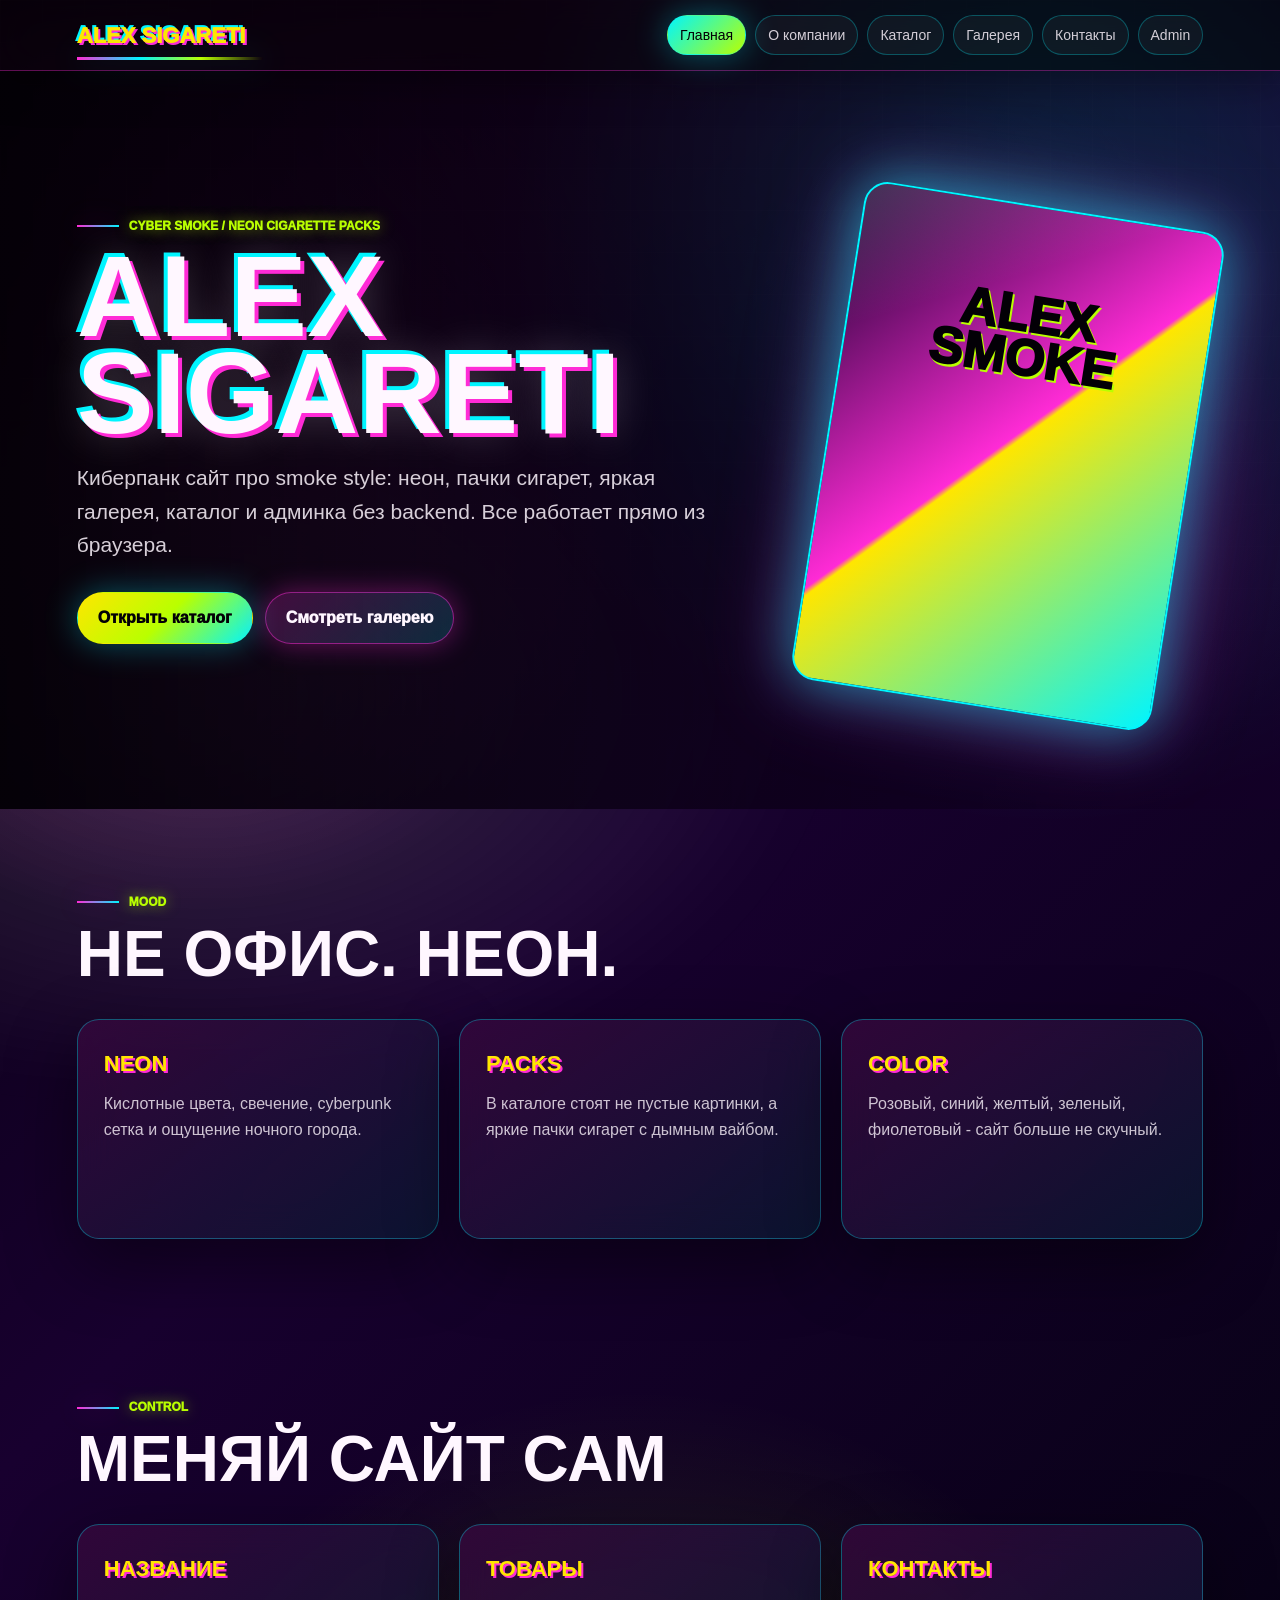
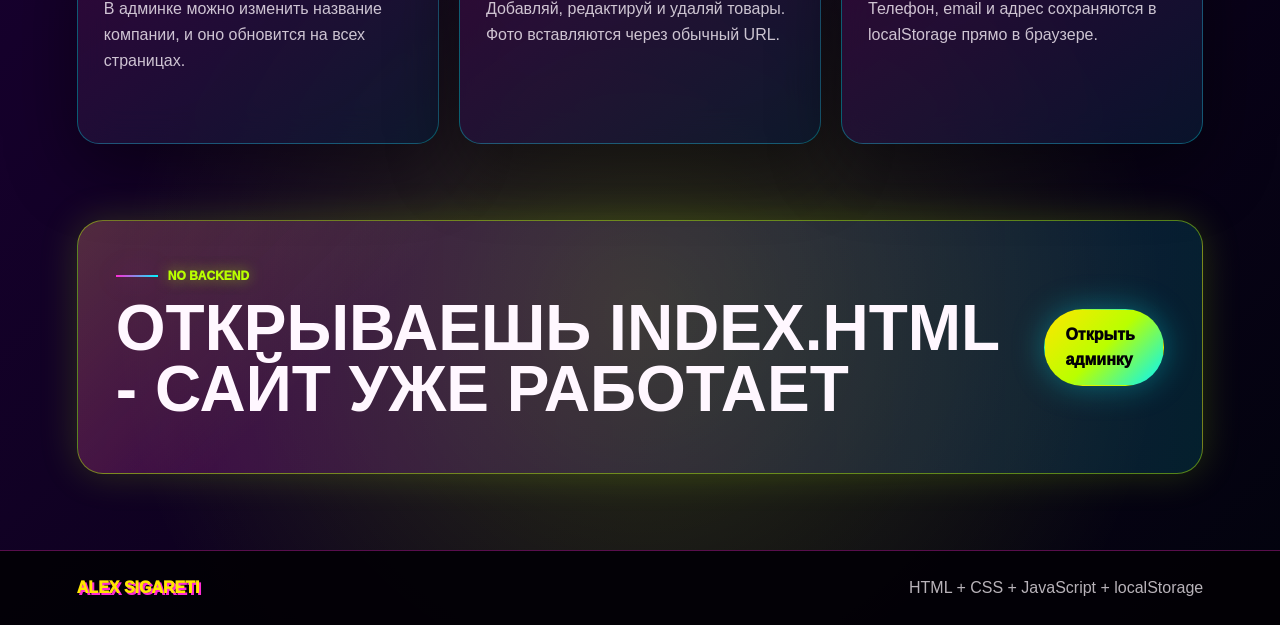
<file: index.html>
<!DOCTYPE html>
<html lang="ru">
<head>
  <meta charset="UTF-8">
  <meta name="viewport" content="width=device-width, initial-scale=1.0">
  <title>Alex Sigareti | Cyber Smoke</title>
  <link rel="stylesheet" href="style.css">
</head>
<body>
  <header class="site-header">
    <a class="brand" href="index.html" data-company-name>Alex Sigareti</a>
    <nav class="nav">
      <a class="active" href="index.html">Главная</a>
      <a href="about.html">О компании</a>
      <a href="catalog.html">Каталог</a>
      <a href="gallery.html">Галерея</a>
      <a href="contacts.html">Контакты</a>
      <a href="admin.html">Admin</a>
    </nav>
  </header>

  <main>
    <section class="hero">
      <div class="hero-content">
        <p class="eyebrow">Cyber smoke / neon cigarette packs</p>
        <h1 data-company-name>Alex Sigareti</h1>
        <p class="hero-text" data-home-text>
          Киберпанк сайт про smoke style: неон, пачки сигарет, яркая галерея, каталог и админка без backend. Все работает прямо из браузера.
        </p>
        <div class="hero-actions">
          <a class="btn primary" href="catalog.html">Открыть каталог</a>
          <a class="btn secondary" href="gallery.html">Смотреть галерею</a>
        </div>
      </div>
    </section>

    <section class="section">
      <div class="section-title">
        <p class="eyebrow">Mood</p>
        <h2>Не офис. Неон.</h2>
      </div>
      <div class="feature-grid">
        <article class="feature">
          <h3>Neon</h3>
          <p>Кислотные цвета, свечение, cyberpunk сетка и ощущение ночного города.</p>
        </article>
        <article class="feature">
          <h3>Packs</h3>
          <p>В каталоге стоят не пустые картинки, а яркие пачки сигарет с дымным вайбом.</p>
        </article>
        <article class="feature">
          <h3>Color</h3>
          <p>Розовый, синий, желтый, зеленый, фиолетовый - сайт больше не скучный.</p>
        </article>
      </div>
    </section>

    <section class="section">
      <div class="section-title">
        <p class="eyebrow">Control</p>
        <h2>Меняй сайт сам</h2>
      </div>
      <div class="feature-grid">
        <article class="feature">
          <h3>Название</h3>
          <p>В админке можно изменить название компании, и оно обновится на всех страницах.</p>
        </article>
        <article class="feature">
          <h3>Товары</h3>
          <p>Добавляй, редактируй и удаляй товары. Фото вставляются через обычный URL.</p>
        </article>
        <article class="feature">
          <h3>Контакты</h3>
          <p>Телефон, email и адрес сохраняются в localStorage прямо в браузере.</p>
        </article>
      </div>
    </section>

    <section class="dark-band">
      <div>
        <p class="eyebrow">No backend</p>
        <h2>Открываешь index.html - сайт уже работает</h2>
      </div>
      <a class="btn primary" href="admin.html">Открыть админку</a>
    </section>
  </main>

  <footer class="footer">
    <span data-company-name>Alex Sigareti</span>
    <span>HTML + CSS + JavaScript + localStorage</span>
  </footer>

  <script src="app.js"></script>
</body>
</html>
</file>
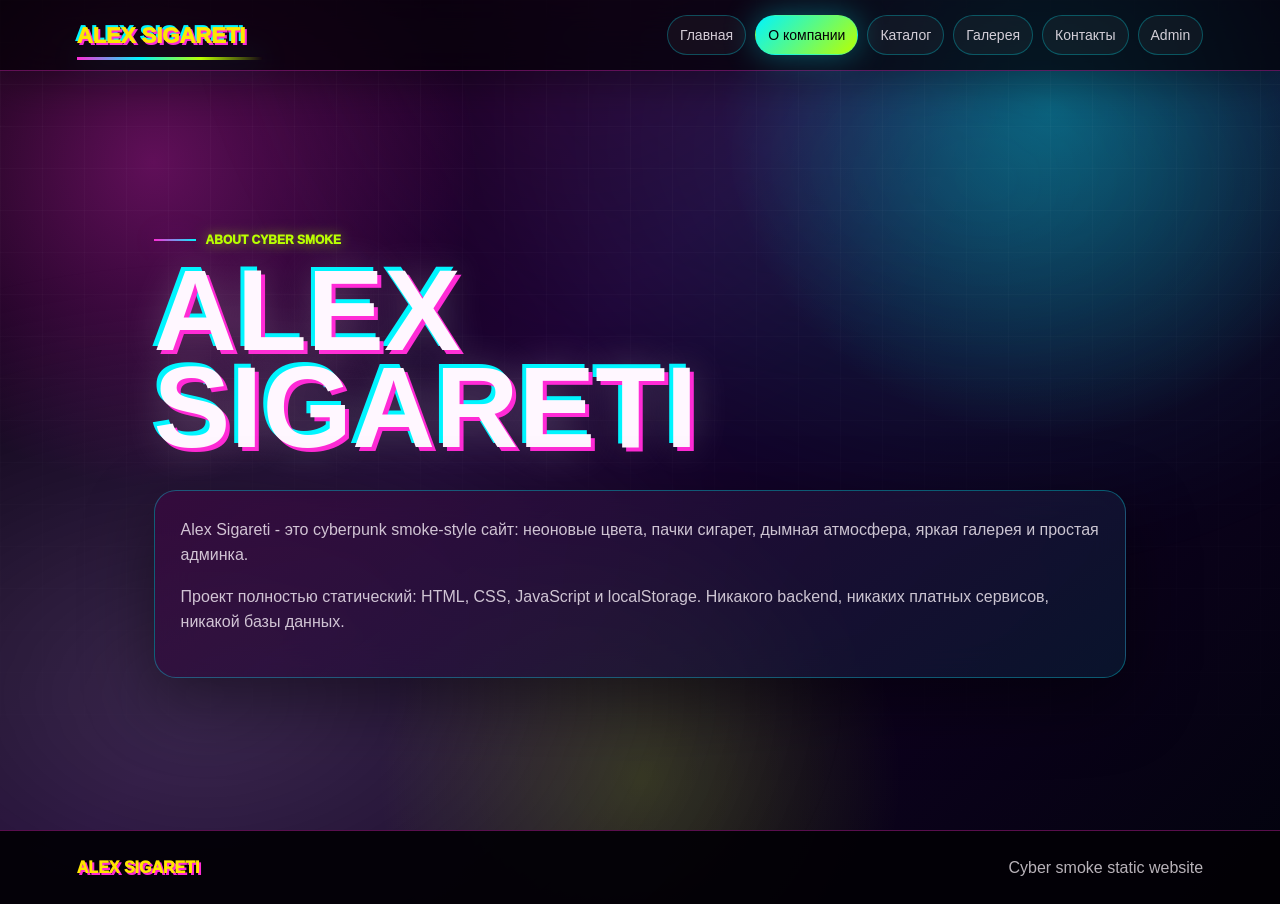
<file: about.html>
<!DOCTYPE html>
<html lang="ru">
<head>
  <meta charset="UTF-8">
  <meta name="viewport" content="width=device-width, initial-scale=1.0">
  <title>Alex Sigareti | О компании</title>
  <link rel="stylesheet" href="style.css">
</head>
<body>
  <header class="site-header">
    <a class="brand" href="index.html" data-company-name>Alex Sigareti</a>
    <nav class="nav">
      <a href="index.html">Главная</a>
      <a class="active" href="about.html">О компании</a>
      <a href="catalog.html">Каталог</a>
      <a href="gallery.html">Галерея</a>
      <a href="contacts.html">Контакты</a>
      <a href="admin.html">Admin</a>
    </nav>
  </header>

  <main class="page">
    <section class="section">
      <div class="section-title">
        <p class="eyebrow">About cyber smoke</p>
        <h1 data-company-name>Alex Sigareti</h1>
      </div>
      <div class="text-panel">
        <p>
          Alex Sigareti - это cyberpunk smoke-style сайт: неоновые цвета, пачки сигарет,
          дымная атмосфера, яркая галерея и простая админка.
        </p>
        <p>
          Проект полностью статический: HTML, CSS, JavaScript и localStorage. Никакого
          backend, никаких платных сервисов, никакой базы данных.
        </p>
      </div>
    </section>
  </main>

  <footer class="footer">
    <span data-company-name>Alex Sigareti</span>
    <span>Cyber smoke static website</span>
  </footer>

  <script src="app.js"></script>
</body>
</html>
</file>
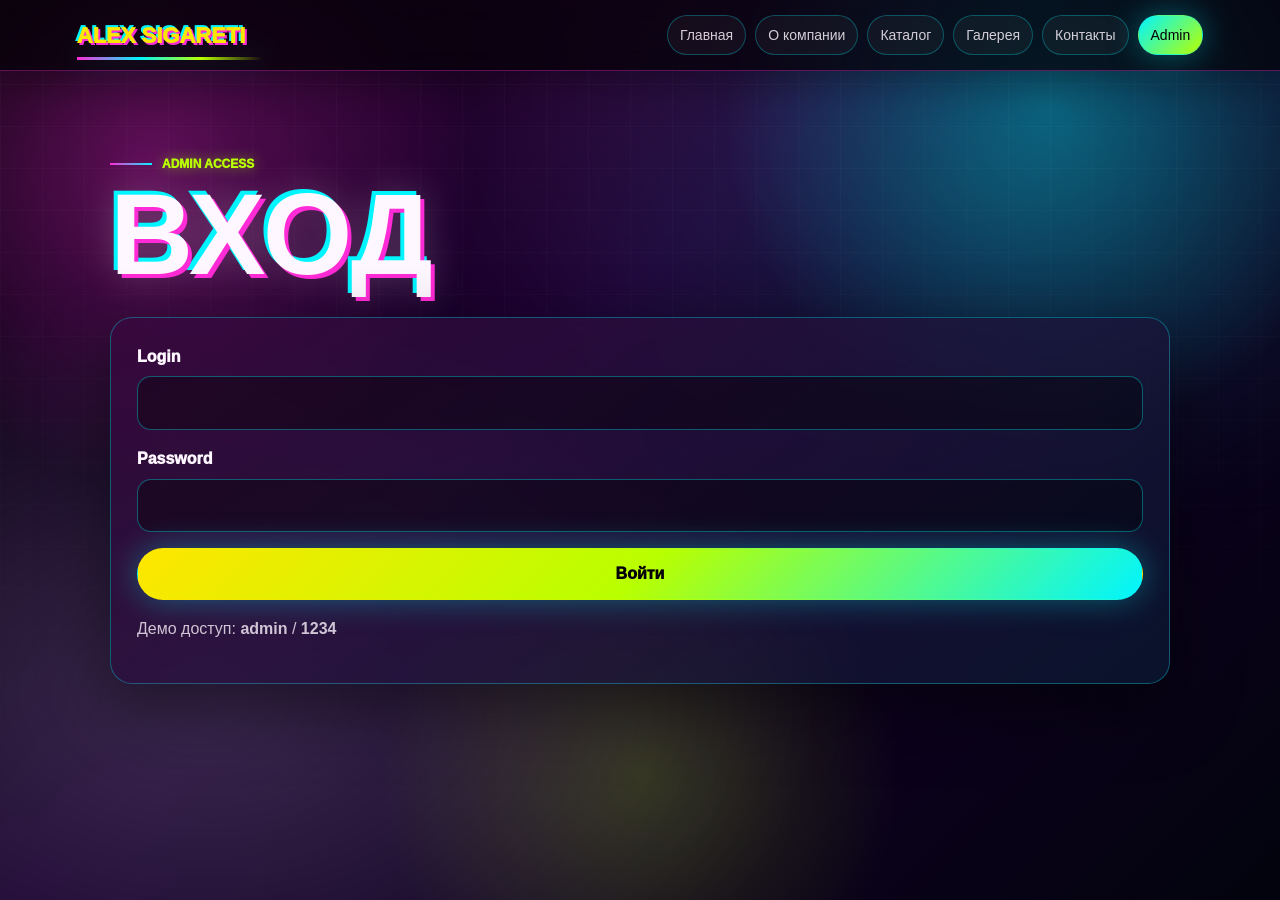
<file: admin.html>
<!DOCTYPE html>
<html lang="ru">
<head>
  <meta charset="UTF-8">
  <meta name="viewport" content="width=device-width, initial-scale=1.0">
  <title>Alex Sigareti | Admin</title>
  <link rel="stylesheet" href="style.css">
</head>
<body>
  <header class="site-header">
    <a class="brand" href="index.html" data-company-name>Alex Sigareti</a>
    <nav class="nav">
      <a href="index.html">Главная</a>
      <a href="about.html">О компании</a>
      <a href="catalog.html">Каталог</a>
      <a href="gallery.html">Галерея</a>
      <a href="contacts.html">Контакты</a>
      <a class="active" href="admin.html">Admin</a>
    </nav>
  </header>

  <main class="page admin-page">
    <section class="admin-login" id="loginBox">
      <div class="section-title">
        <p class="eyebrow">Admin access</p>
        <h1>Вход</h1>
      </div>
      <form class="admin-form" id="loginForm">
        <label>
          Login
          <input type="text" id="login" autocomplete="username" required>
        </label>
        <label>
          Password
          <input type="password" id="password" autocomplete="current-password" required>
        </label>
        <button class="btn primary" type="submit">Войти</button>
        <p class="form-note">Демо доступ: <strong>admin</strong> / <strong>1234</strong></p>
      </form>
    </section>

    <section class="admin-dashboard hidden" id="adminBox">
      <div class="admin-top">
        <div>
        <p class="eyebrow">Cyber control room</p>
          <h1>Управление сайтом</h1>
        </div>
        <button class="btn secondary" id="logoutBtn" type="button">Выйти</button>
      </div>

      <form class="admin-form" id="settingsForm">
        <h2>Основная информация</h2>
        <label>
          Название компании
          <input type="text" id="companyName" required>
        </label>
        <label>
          Текст на главной
          <textarea id="homeText" rows="5" required></textarea>
        </label>

        <h2>Контакты</h2>
        <label>
          Телефон
          <input type="text" id="phone" required>
        </label>
        <label>
          Email
          <input type="email" id="email" required>
        </label>
        <label>
          Адрес
          <input type="text" id="address" required>
        </label>
        <button class="btn primary" type="submit">Сохранить настройки</button>
      </form>

      <form class="admin-form" id="productForm">
        <h2 id="productFormTitle">Добавить товар</h2>
        <input type="hidden" id="productId">
        <label>
          Название товара
          <input type="text" id="productName" required>
        </label>
        <label>
          Описание
          <textarea id="productDescription" rows="3" required></textarea>
        </label>
        <label>
          Цена
          <input type="text" id="productPrice" required>
        </label>
        <label>
          Фото URL
          <input type="url" id="productImage" required>
        </label>
        <div class="button-row">
          <button class="btn primary" type="submit">Сохранить товар</button>
          <button class="btn secondary" id="cancelEditBtn" type="button">Очистить</button>
        </div>
      </form>

      <div class="admin-list" id="adminProductList"></div>
    </section>
  </main>

  <script src="app.js"></script>
  <script src="admin.js"></script>
</body>
</html>
</file>
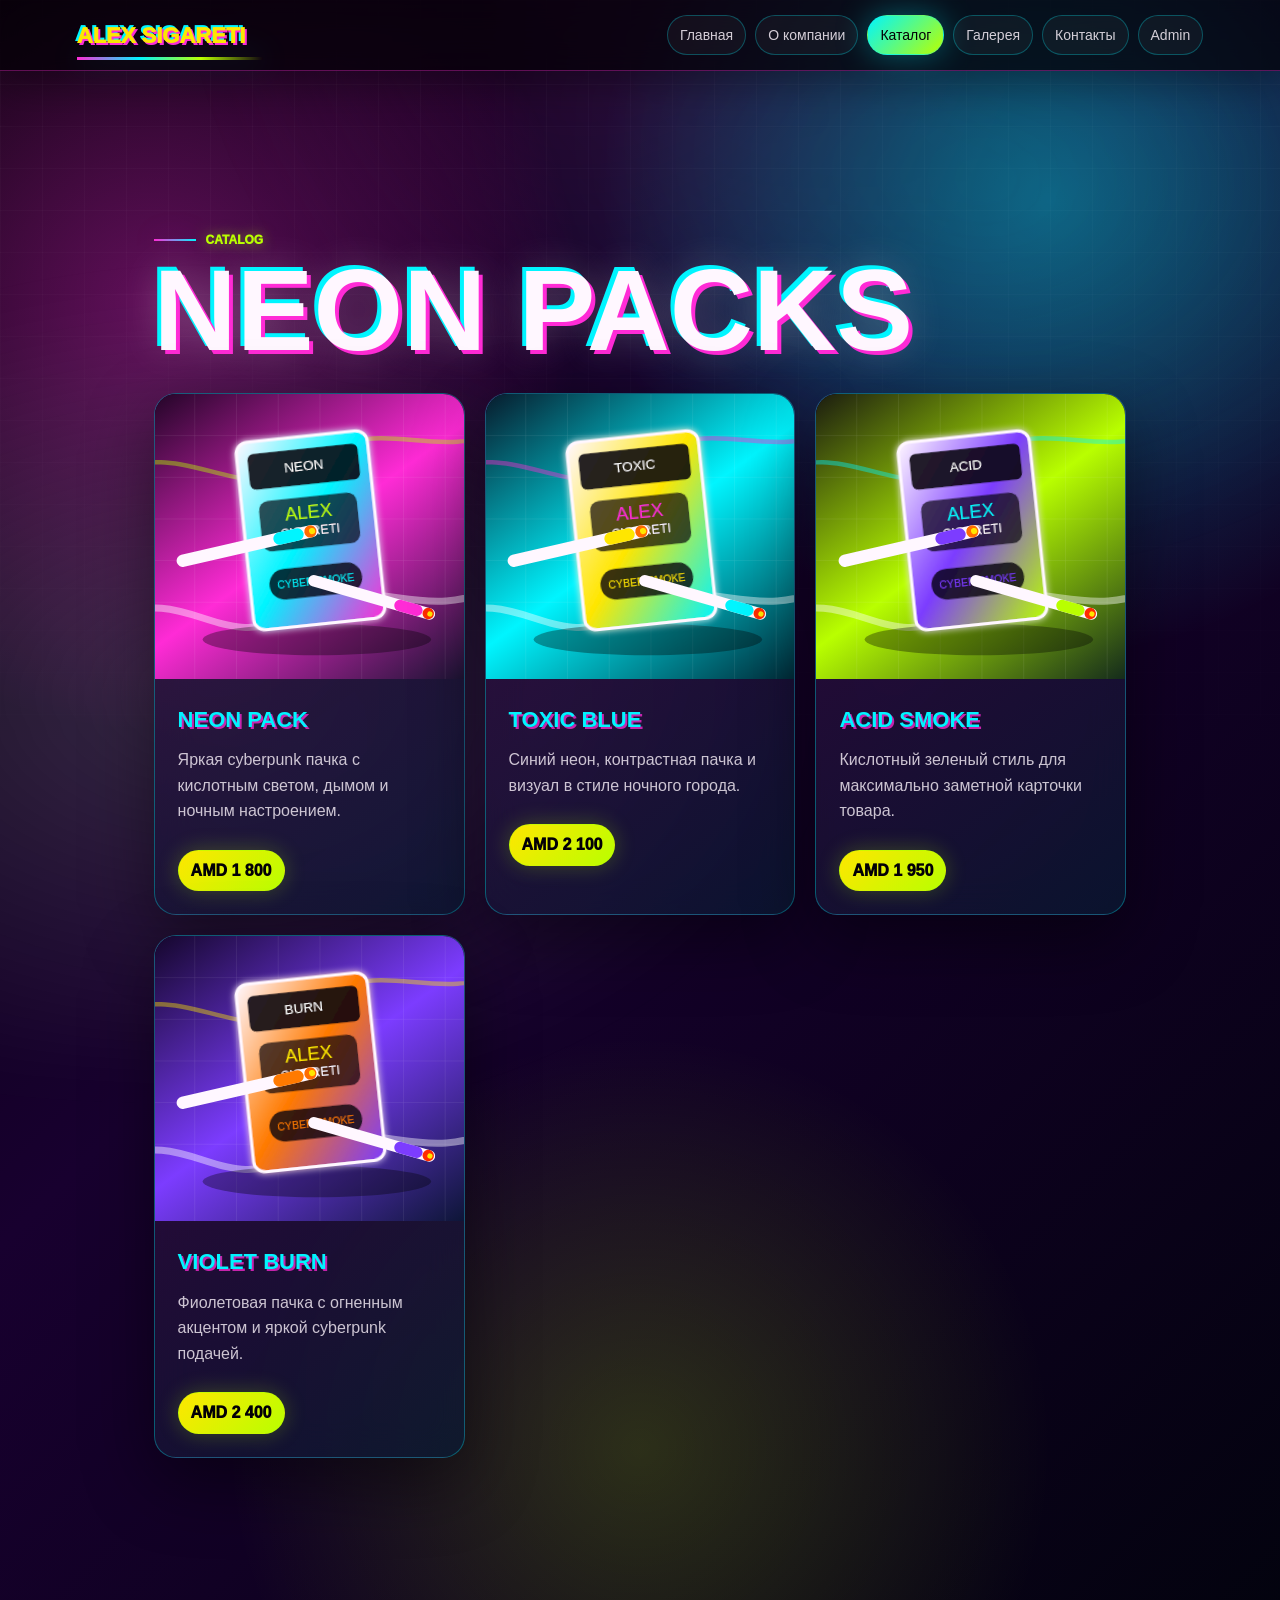
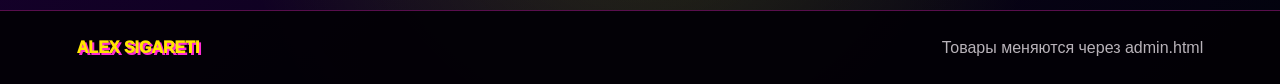
<file: catalog.html>
<!DOCTYPE html>
<html lang="ru">
<head>
  <meta charset="UTF-8">
  <meta name="viewport" content="width=device-width, initial-scale=1.0">
  <title>Alex Sigareti | Каталог</title>
  <link rel="stylesheet" href="style.css">
</head>
<body>
  <header class="site-header">
    <a class="brand" href="index.html" data-company-name>Alex Sigareti</a>
    <nav class="nav">
      <a href="index.html">Главная</a>
      <a href="about.html">О компании</a>
      <a class="active" href="catalog.html">Каталог</a>
      <a href="gallery.html">Галерея</a>
      <a href="contacts.html">Контакты</a>
      <a href="admin.html">Admin</a>
    </nav>
  </header>

  <main class="page">
    <section class="section">
      <div class="section-title">
        <p class="eyebrow">Catalog</p>
        <h1>Neon packs</h1>
      </div>
      <div class="product-grid" id="productGrid"></div>
    </section>
  </main>

  <footer class="footer">
    <span data-company-name>Alex Sigareti</span>
    <span>Товары меняются через admin.html</span>
  </footer>

  <script src="app.js"></script>
</body>
</html>
</file>
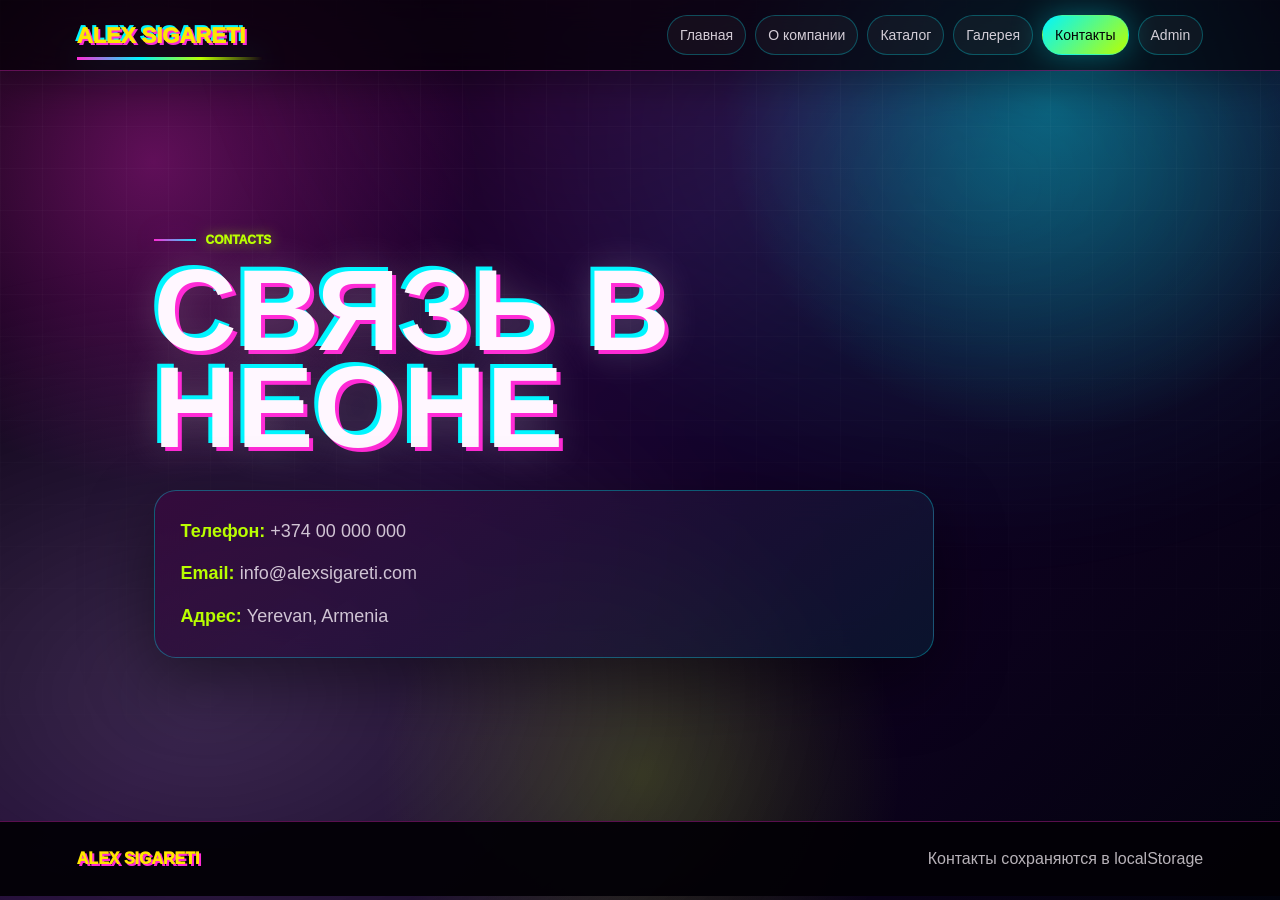
<file: contacts.html>
<!DOCTYPE html>
<html lang="ru">
<head>
  <meta charset="UTF-8">
  <meta name="viewport" content="width=device-width, initial-scale=1.0">
  <title>Alex Sigareti | Контакты</title>
  <link rel="stylesheet" href="style.css">
</head>
<body>
  <header class="site-header">
    <a class="brand" href="index.html" data-company-name>Alex Sigareti</a>
    <nav class="nav">
      <a href="index.html">Главная</a>
      <a href="about.html">О компании</a>
      <a href="catalog.html">Каталог</a>
      <a href="gallery.html">Галерея</a>
      <a class="active" href="contacts.html">Контакты</a>
      <a href="admin.html">Admin</a>
    </nav>
  </header>

  <main class="page">
    <section class="section">
      <div class="section-title">
        <p class="eyebrow">Contacts</p>
        <h1>Связь в неоне</h1>
      </div>
      <div class="contact-list">
        <div><strong>Телефон:</strong> <span data-contact-phone></span></div>
        <div><strong>Email:</strong> <span data-contact-email></span></div>
        <div><strong>Адрес:</strong> <span data-contact-address></span></div>
      </div>
    </section>
  </main>

  <footer class="footer">
    <span data-company-name>Alex Sigareti</span>
    <span>Контакты сохраняются в localStorage</span>
  </footer>

  <script src="app.js"></script>
</body>
</html>
</file>
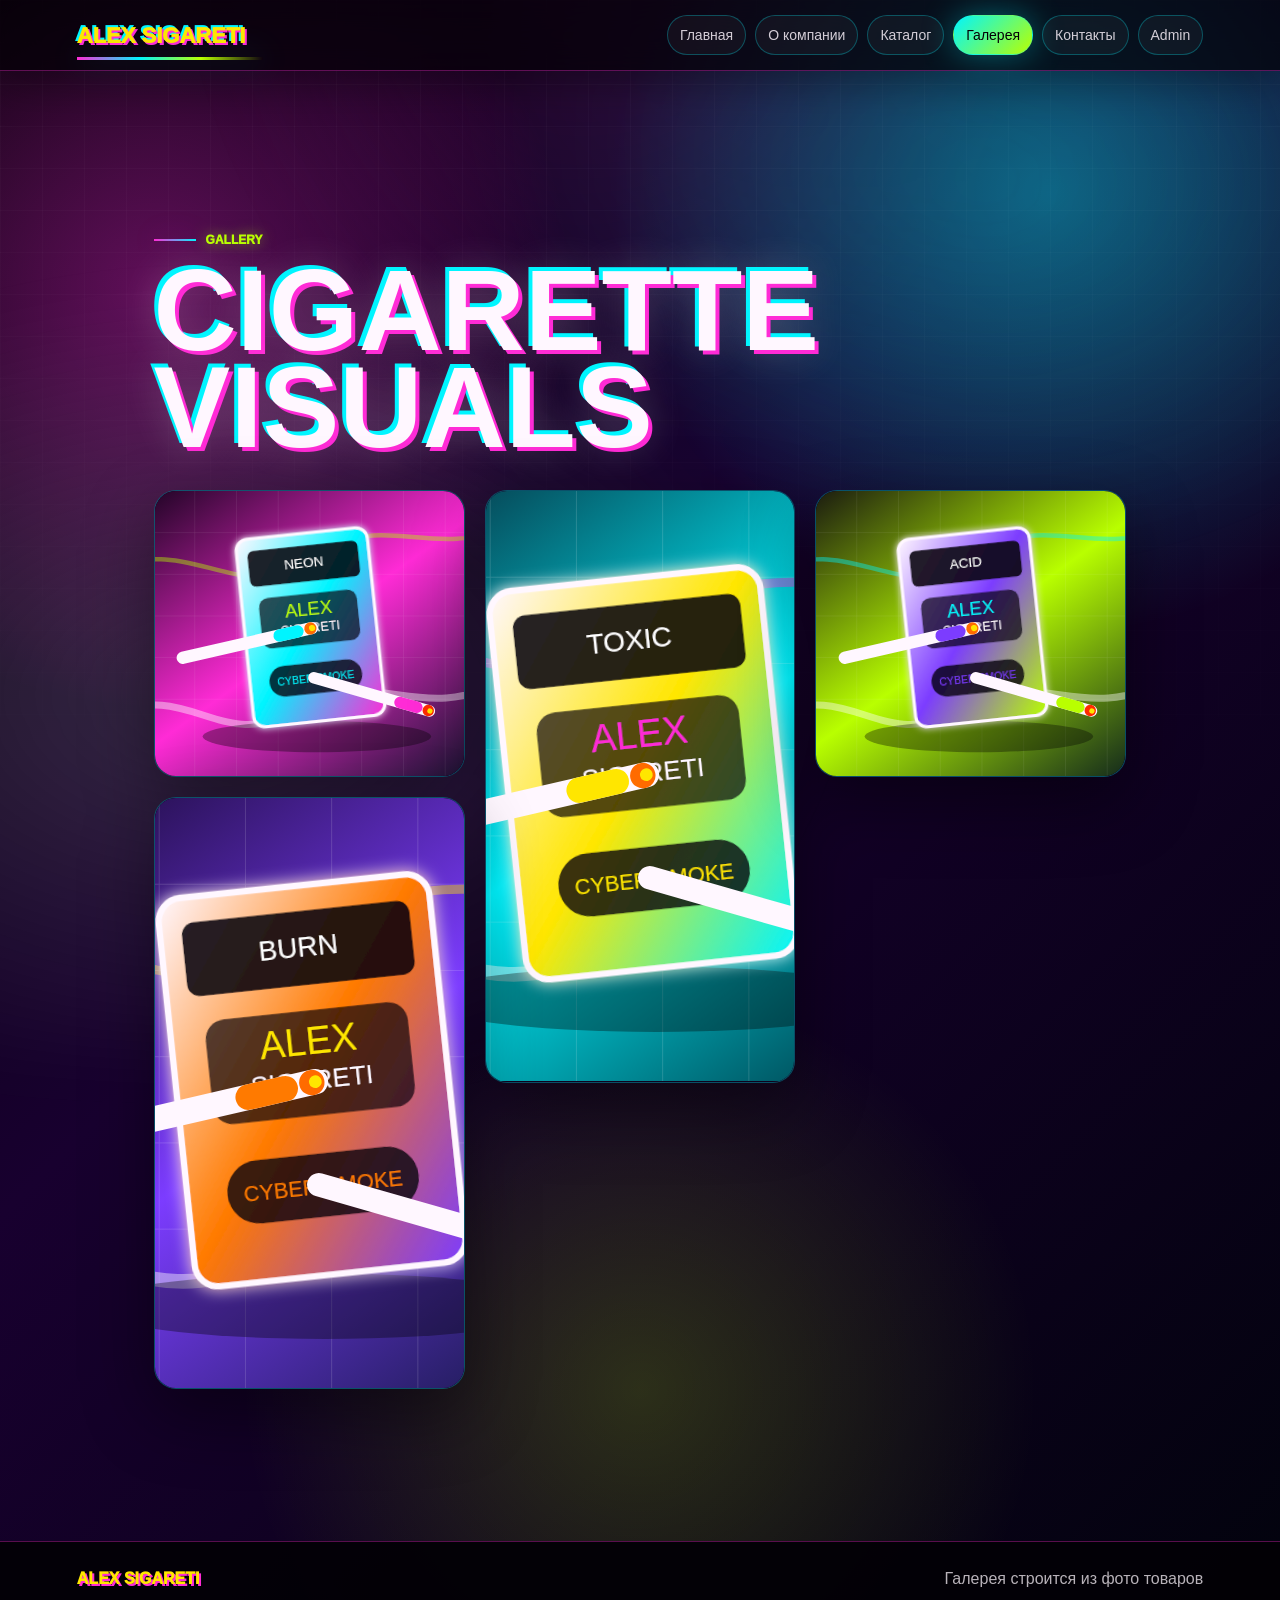
<file: gallery.html>
<!DOCTYPE html>
<html lang="ru">
<head>
  <meta charset="UTF-8">
  <meta name="viewport" content="width=device-width, initial-scale=1.0">
  <title>Alex Sigareti | Галерея</title>
  <link rel="stylesheet" href="style.css">
</head>
<body>
  <header class="site-header">
    <a class="brand" href="index.html" data-company-name>Alex Sigareti</a>
    <nav class="nav">
      <a href="index.html">Главная</a>
      <a href="about.html">О компании</a>
      <a href="catalog.html">Каталог</a>
      <a class="active" href="gallery.html">Галерея</a>
      <a href="contacts.html">Контакты</a>
      <a href="admin.html">Admin</a>
    </nav>
  </header>

  <main class="page">
    <section class="section">
      <div class="section-title">
        <p class="eyebrow">Gallery</p>
        <h1>Cigarette visuals</h1>
      </div>
      <div class="gallery-grid" id="galleryGrid"></div>
    </section>
  </main>

  <footer class="footer">
    <span data-company-name>Alex Sigareti</span>
    <span>Галерея строится из фото товаров</span>
  </footer>

  <script src="app.js"></script>
</body>
</html>
</file>
<file: style.css>
:root {
  --black: #030006;
  --night: #100020;
  --panel: rgba(12, 0, 28, 0.72);
  --white: #fff7ff;
  --muted: #c9b8d8;
  --cyan: #00f5ff;
  --pink: #ff2bd6;
  --lime: #b9ff00;
  --yellow: #ffe600;
  --orange: #ff7a00;
  --violet: #7c3cff;
  --line: rgba(0, 245, 255, 0.32);
  --shadow-pink: 0 0 28px rgba(255, 43, 214, 0.36);
  --shadow-cyan: 0 0 32px rgba(0, 245, 255, 0.34);
}

* {
  box-sizing: border-box;
}

html {
  scroll-behavior: smooth;
}

body {
  margin: 0;
  min-height: 100vh;
  overflow-x: hidden;
  font-family: Arial, Helvetica, sans-serif;
  color: var(--white);
  background:
    radial-gradient(circle at 12% 18%, rgba(255, 43, 214, 0.35), transparent 24%),
    radial-gradient(circle at 82% 12%, rgba(0, 245, 255, 0.34), transparent 25%),
    radial-gradient(circle at 50% 86%, rgba(185, 255, 0, 0.18), transparent 26%),
    linear-gradient(135deg, #040008 0%, #18002f 42%, #02030d 100%);
  line-height: 1.6;
}

body::before {
  content: "";
  position: fixed;
  inset: 0;
  z-index: -3;
  pointer-events: none;
  background:
    linear-gradient(rgba(255,255,255,0.035) 1px, transparent 1px),
    linear-gradient(90deg, rgba(255,255,255,0.035) 1px, transparent 1px);
  background-size: 42px 42px;
  mask-image: linear-gradient(to bottom, rgba(0,0,0,0.82), transparent);
}

body::after {
  content: "";
  position: fixed;
  inset: -18%;
  z-index: -2;
  pointer-events: none;
  background:
    radial-gradient(ellipse at 25% 70%, rgba(255, 255, 255, 0.16), transparent 34%),
    radial-gradient(ellipse at 70% 28%, rgba(0, 245, 255, 0.13), transparent 30%),
    radial-gradient(ellipse at 48% 6%, rgba(255, 43, 214, 0.15), transparent 32%);
  filter: blur(32px);
  animation: neonSmoke 12s ease-in-out infinite alternate;
}

@keyframes neonSmoke {
  from {
    transform: translate3d(-2%, 2%, 0) rotate(-2deg) scale(1);
  }

  to {
    transform: translate3d(2%, -2%, 0) rotate(2deg) scale(1.05);
  }
}

a {
  color: inherit;
  text-decoration: none;
}

img {
  display: block;
  width: 100%;
}

.site-header {
  position: sticky;
  top: 0;
  z-index: 20;
  display: flex;
  align-items: center;
  justify-content: space-between;
  gap: 24px;
  padding: 15px 6vw;
  background: rgba(3, 0, 6, 0.74);
  border-bottom: 1px solid rgba(255, 43, 214, 0.35);
  box-shadow: 0 12px 40px rgba(0, 0, 0, 0.35);
  backdrop-filter: blur(18px);
}

.brand {
  position: relative;
  flex: 0 0 auto;
  color: var(--yellow);
  font-size: 22px;
  font-weight: 950;
  text-transform: uppercase;
  text-shadow: 2px 2px 0 var(--pink), -2px -2px 0 var(--cyan);
}

.brand::after {
  content: "";
  position: absolute;
  left: 0;
  right: -18px;
  bottom: -7px;
  height: 3px;
  background: linear-gradient(90deg, var(--pink), var(--cyan), var(--lime), transparent);
  box-shadow: var(--shadow-cyan);
}

.nav {
  display: flex;
  flex-wrap: wrap;
  justify-content: flex-end;
  gap: 9px;
}

.nav a {
  padding: 8px 12px;
  border: 1px solid rgba(0, 245, 255, 0.28);
  border-radius: 999px;
  color: rgba(255, 247, 255, 0.82);
  font-size: 14px;
  background: rgba(255, 255, 255, 0.04);
}

.nav a:hover,
.nav a.active {
  color: var(--black);
  background: linear-gradient(135deg, var(--cyan), var(--lime));
  box-shadow: var(--shadow-cyan);
}

.hero {
  position: relative;
  min-height: 82vh;
  display: grid;
  align-items: center;
  padding: 84px 6vw 112px;
  overflow: hidden;
  background:
    linear-gradient(90deg, rgba(3, 0, 6, 0.96), rgba(20, 0, 40, 0.58)),
    radial-gradient(circle at 77% 38%, rgba(0, 245, 255, 0.25), transparent 24%),
    radial-gradient(circle at 84% 62%, rgba(255, 43, 214, 0.25), transparent 22%);
}

.hero::before {
  content: "";
  position: absolute;
  right: 7vw;
  top: 18%;
  width: min(32vw, 360px);
  aspect-ratio: 0.72;
  border: 2px solid var(--cyan);
  border-radius: 24px;
  background:
    linear-gradient(155deg, rgba(255,255,255,0.2), transparent 22%),
    linear-gradient(135deg, #15002d 0%, #ff2bd6 48%, #ffe600 49%, #00f5ff 100%);
  box-shadow: 0 0 55px rgba(0,245,255,0.55), 0 0 90px rgba(255,43,214,0.35);
  transform: rotate(9deg);
}

.hero::after {
  content: "ALEX\A SMOKE";
  white-space: pre;
  position: absolute;
  right: 9.4vw;
  top: 30%;
  width: min(25vw, 270px);
  color: var(--black);
  font-size: clamp(34px, 4vw, 58px);
  font-weight: 950;
  line-height: 0.86;
  text-align: center;
  text-shadow: 2px 2px 0 var(--lime);
  transform: rotate(9deg);
}

.hero-content {
  position: relative;
  z-index: 2;
  max-width: 760px;
}

.eyebrow {
  display: inline-flex;
  align-items: center;
  gap: 10px;
  margin: 0 0 12px;
  color: var(--lime);
  font-size: 12px;
  font-weight: 950;
  text-transform: uppercase;
  text-shadow: 0 0 14px rgba(185, 255, 0, 0.55);
}

.eyebrow::before {
  content: "";
  width: 42px;
  height: 2px;
  background: linear-gradient(90deg, var(--pink), var(--cyan));
  box-shadow: var(--shadow-pink);
}

h1,
h2,
h3,
p {
  margin-top: 0;
}

h1 {
  max-width: 920px;
  margin-bottom: 20px;
  font-size: clamp(50px, 9vw, 120px);
  line-height: 0.84;
  text-transform: uppercase;
  text-shadow: 4px 4px 0 var(--pink), -4px -4px 0 var(--cyan), 0 0 38px rgba(255, 255, 255, 0.25);
}

h2 {
  margin-bottom: 16px;
  font-size: clamp(32px, 5vw, 64px);
  line-height: 0.95;
  text-transform: uppercase;
}

h3 {
  margin-bottom: 10px;
  font-size: 22px;
  text-transform: uppercase;
}

.hero-text {
  max-width: 650px;
  color: rgba(255, 247, 255, 0.84);
  font-size: 21px;
}

.hero-actions,
.button-row {
  display: flex;
  flex-wrap: wrap;
  gap: 12px;
  margin-top: 30px;
}

.btn {
  display: inline-flex;
  align-items: center;
  justify-content: center;
  min-height: 47px;
  padding: 12px 20px;
  border: 1px solid transparent;
  border-radius: 999px;
  color: var(--black);
  font: inherit;
  font-weight: 950;
  cursor: pointer;
  transition: transform 0.2s ease, box-shadow 0.2s ease, filter 0.2s ease;
}

.btn:hover {
  transform: translateY(-3px) skewX(-3deg);
  filter: saturate(1.35);
}

.btn.primary {
  background: linear-gradient(135deg, var(--yellow), var(--lime), var(--cyan));
  box-shadow: var(--shadow-cyan);
}

.btn.secondary {
  color: var(--white);
  background: linear-gradient(135deg, rgba(255,43,214,0.22), rgba(0,245,255,0.16));
  border-color: rgba(255, 43, 214, 0.48);
  box-shadow: var(--shadow-pink);
}

.section,
.page {
  padding: 76px 6vw;
}

.page {
  min-height: calc(100vh - 150px);
}

.section-title {
  max-width: 820px;
  margin-bottom: 34px;
}

.feature-grid,
.product-grid,
.gallery-grid {
  display: grid;
  grid-template-columns: repeat(3, minmax(0, 1fr));
  gap: 20px;
}

.feature,
.product-card,
.text-panel,
.contact-list,
.admin-form,
.admin-list-item {
  position: relative;
  overflow: hidden;
  border: 1px solid var(--line);
  border-radius: 22px;
  background:
    linear-gradient(145deg, rgba(255, 43, 214, 0.14), rgba(0, 245, 255, 0.08)),
    var(--panel);
  box-shadow: 0 24px 70px rgba(0, 0, 0, 0.46);
  backdrop-filter: blur(18px);
}

.feature::before,
.product-card::before,
.text-panel::before,
.contact-list::before,
.admin-form::before {
  content: "";
  position: absolute;
  inset: 0;
  pointer-events: none;
  background: linear-gradient(120deg, transparent, rgba(255,255,255,0.16), transparent);
  transform: translateX(-120%);
  transition: transform 0.6s ease;
}

.feature:hover::before,
.product-card:hover::before,
.text-panel:hover::before,
.contact-list:hover::before,
.admin-form:hover::before {
  transform: translateX(120%);
}

.feature,
.text-panel,
.contact-list,
.admin-form,
.admin-list-item {
  padding: 26px;
}

.feature {
  min-height: 220px;
}

.feature h3 {
  color: var(--yellow);
  text-shadow: 2px 2px 0 var(--pink);
}

.feature p,
.text-panel p,
.contact-list,
.product-info p,
.form-note {
  color: rgba(255, 247, 255, 0.78);
}

.dark-band {
  display: flex;
  align-items: center;
  justify-content: space-between;
  gap: 28px;
  margin: 0 6vw 76px;
  padding: 38px;
  border: 1px solid rgba(185, 255, 0, 0.45);
  border-radius: 26px;
  background:
    linear-gradient(135deg, rgba(185,255,0,0.14), transparent 28%),
    linear-gradient(90deg, rgba(255,43,214,0.2), rgba(0,245,255,0.12));
  box-shadow: 0 0 38px rgba(185,255,0,0.18);
}

.product-card {
  transition: transform 0.25s ease, border-color 0.25s ease, box-shadow 0.25s ease;
}

.product-card:hover,
.gallery-item:hover {
  transform: translateY(-9px) rotate(-1deg);
  border-color: var(--lime);
  box-shadow: 0 0 38px rgba(185,255,0,0.22), 0 24px 70px rgba(0,0,0,0.48);
}

.product-card img,
.gallery-item img {
  height: 285px;
  object-fit: cover;
  background: #140026;
}

.product-info {
  padding: 23px;
}

.product-info h3 {
  color: var(--cyan);
  text-shadow: 2px 2px 0 rgba(255,43,214,0.75);
}

.price {
  display: inline-flex;
  margin-top: 10px;
  padding: 7px 12px;
  border: 1px solid rgba(185, 255, 0, 0.5);
  border-radius: 999px;
  color: var(--black);
  background: linear-gradient(135deg, var(--yellow), var(--lime));
  font-weight: 950;
  box-shadow: 0 0 22px rgba(185,255,0,0.24);
}

.gallery-grid {
  grid-auto-flow: dense;
}

.gallery-item {
  overflow: hidden;
  border: 1px solid var(--line);
  border-radius: 22px;
  background: var(--panel);
  box-shadow: 0 24px 70px rgba(0, 0, 0, 0.45);
  transition: transform 0.25s ease, border-color 0.25s ease, box-shadow 0.25s ease;
}

.gallery-item:nth-child(2n) {
  grid-row: span 2;
}

.gallery-item:nth-child(2n) img {
  height: 590px;
}

.contact-list {
  display: grid;
  gap: 14px;
  max-width: 780px;
  font-size: 18px;
}

.contact-list strong {
  color: var(--lime);
}

.footer {
  display: flex;
  flex-wrap: wrap;
  align-items: center;
  justify-content: space-between;
  gap: 12px;
  padding: 24px 6vw;
  color: rgba(255, 247, 255, 0.72);
  background: rgba(3, 0, 6, 0.94);
  border-top: 1px solid rgba(255, 43, 214, 0.34);
}

.footer span:first-child {
  color: var(--yellow);
  font-weight: 950;
  text-transform: uppercase;
  text-shadow: 2px 2px 0 var(--pink);
}

.hidden {
  display: none !important;
}

.admin-page {
  background: transparent;
}

.admin-login,
.admin-dashboard {
  max-width: 1060px;
  margin: 0 auto;
}

.admin-top {
  display: flex;
  align-items: center;
  justify-content: space-between;
  gap: 20px;
  margin-bottom: 24px;
}

.admin-form {
  display: grid;
  gap: 16px;
  margin-bottom: 24px;
}

.admin-form h2 {
  margin-bottom: 0;
  color: var(--cyan);
  font-size: 24px;
  text-transform: uppercase;
  text-shadow: 2px 2px 0 var(--pink);
}

label {
  display: grid;
  gap: 7px;
  color: var(--white);
  font-weight: 950;
}

input,
textarea {
  width: 100%;
  border: 1px solid rgba(0, 245, 255, 0.35);
  border-radius: 14px;
  padding: 13px 14px;
  color: var(--white);
  font: inherit;
  background: rgba(0, 0, 0, 0.36);
}

input:focus,
textarea:focus {
  outline: 2px solid rgba(255, 43, 214, 0.42);
  border-color: var(--pink);
}

.admin-list {
  display: grid;
  gap: 14px;
}

.admin-list-item {
  display: grid;
  grid-template-columns: 130px 1fr auto;
  gap: 16px;
  align-items: center;
}

.admin-list-item img {
  height: 104px;
  border-radius: 16px;
  object-fit: cover;
}

.item-actions {
  display: flex;
  flex-wrap: wrap;
  gap: 8px;
}

.empty {
  padding: 24px;
  border: 1px dashed rgba(185, 255, 0, 0.48);
  border-radius: 22px;
  color: var(--muted);
  text-align: center;
  background: rgba(255, 255, 255, 0.05);
}

@media (max-width: 940px) {
  .site-header,
  .admin-top,
  .dark-band {
    align-items: flex-start;
    flex-direction: column;
  }

  .nav {
    justify-content: flex-start;
  }

  .feature-grid,
  .product-grid,
  .gallery-grid {
    grid-template-columns: 1fr;
  }

  .hero {
    min-height: auto;
    padding-top: 74px;
    padding-bottom: 310px;
  }

  .hero::before {
    width: 240px;
    right: 10vw;
    top: auto;
    bottom: 58px;
  }

  .hero::after {
    right: 17vw;
    top: auto;
    bottom: 126px;
    width: 180px;
    font-size: 38px;
  }

  .hero-text {
    font-size: 18px;
  }

  .dark-band {
    margin-right: 6vw;
    margin-left: 6vw;
    padding: 26px;
  }

  .gallery-item:nth-child(2n) {
    grid-row: auto;
  }

  .gallery-item:nth-child(2n) img,
  .product-card img,
  .gallery-item img {
    height: 285px;
  }

  .admin-list-item {
    grid-template-columns: 1fr;
  }

  .admin-list-item img {
    height: 210px;
  }
}
</file>
